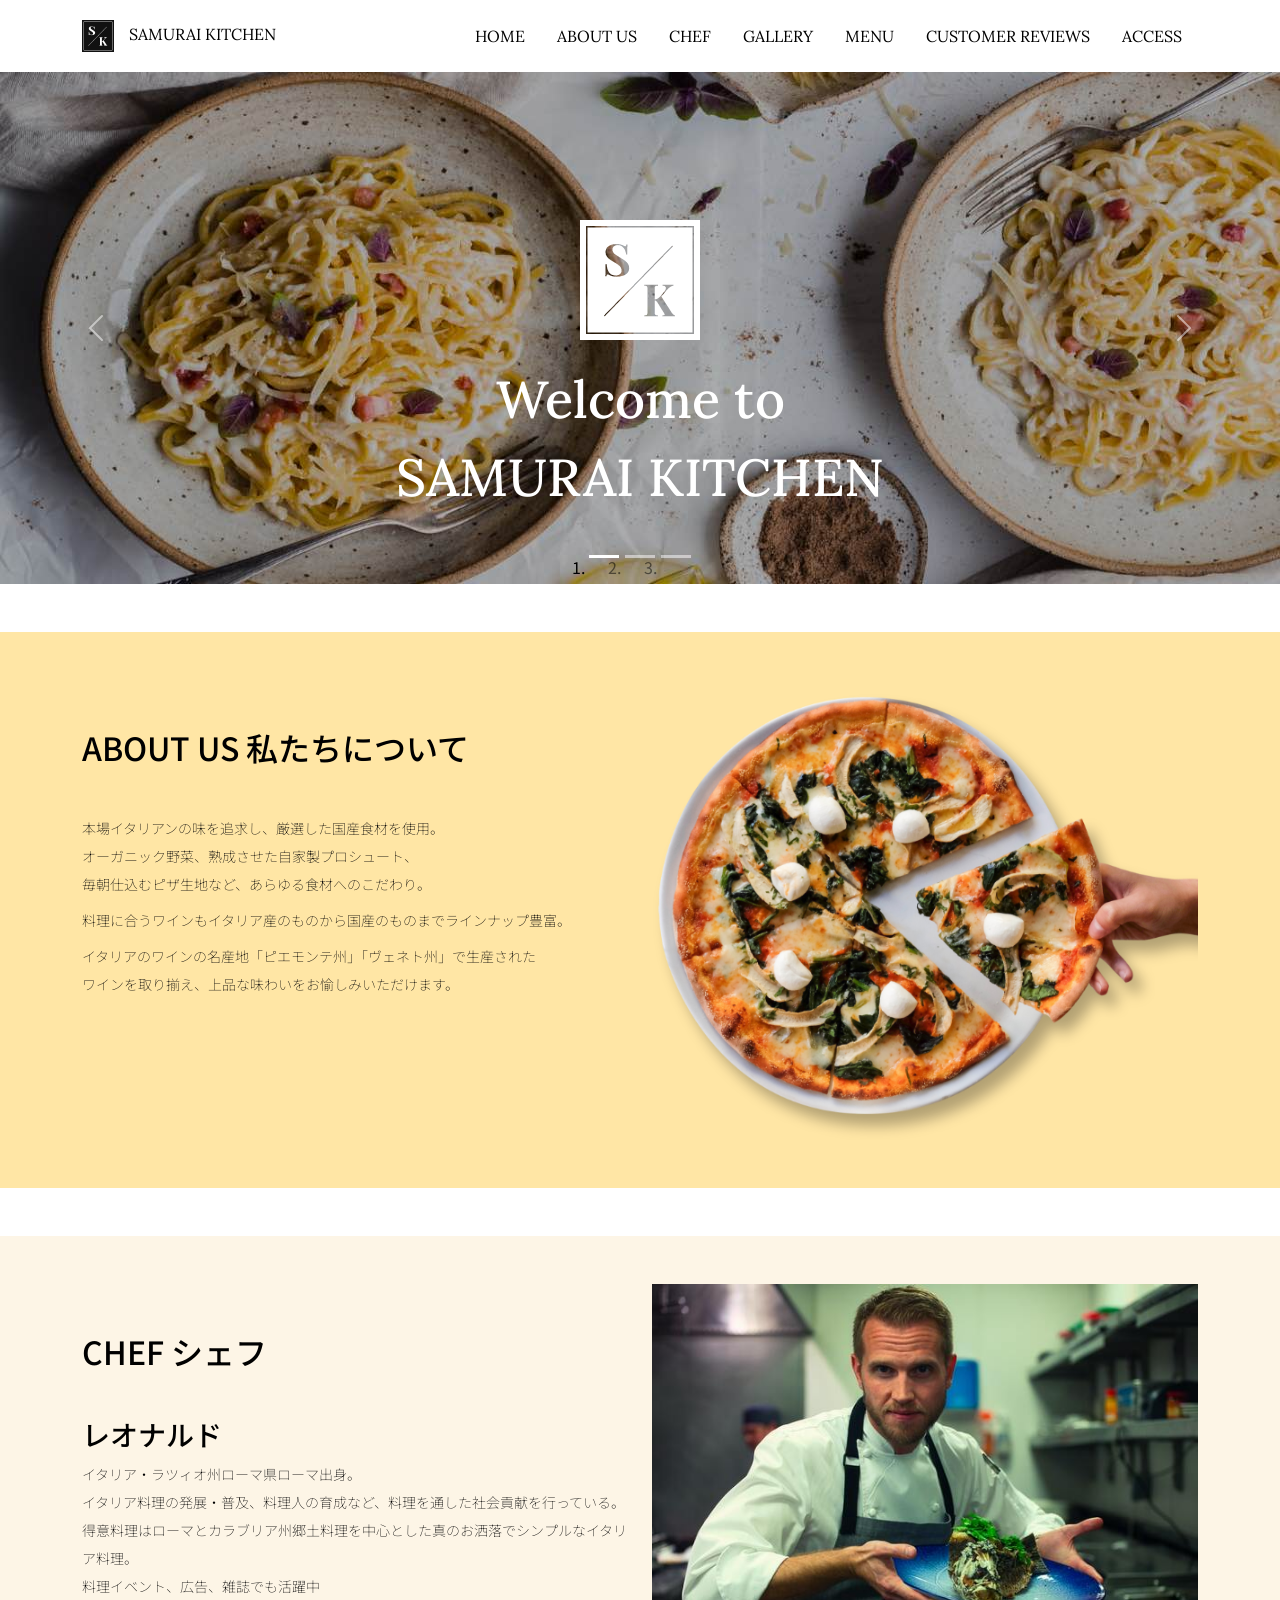
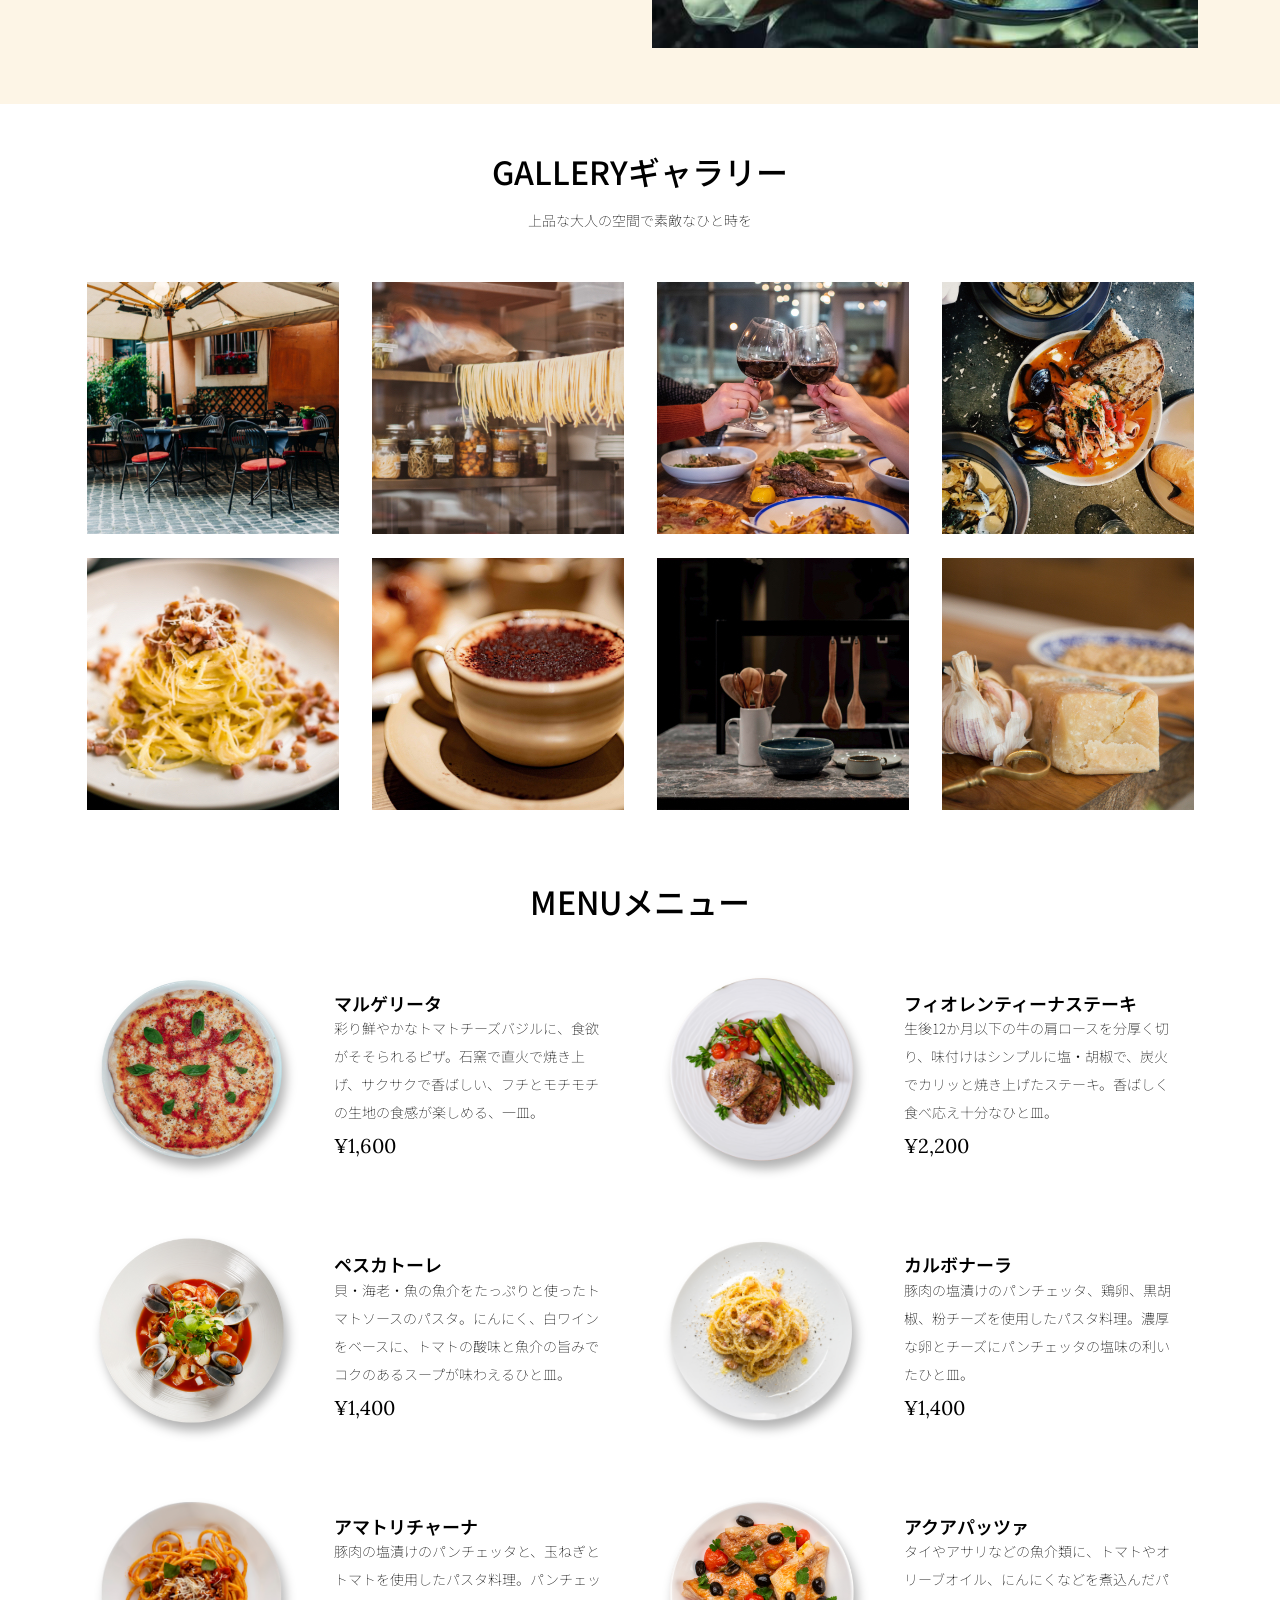
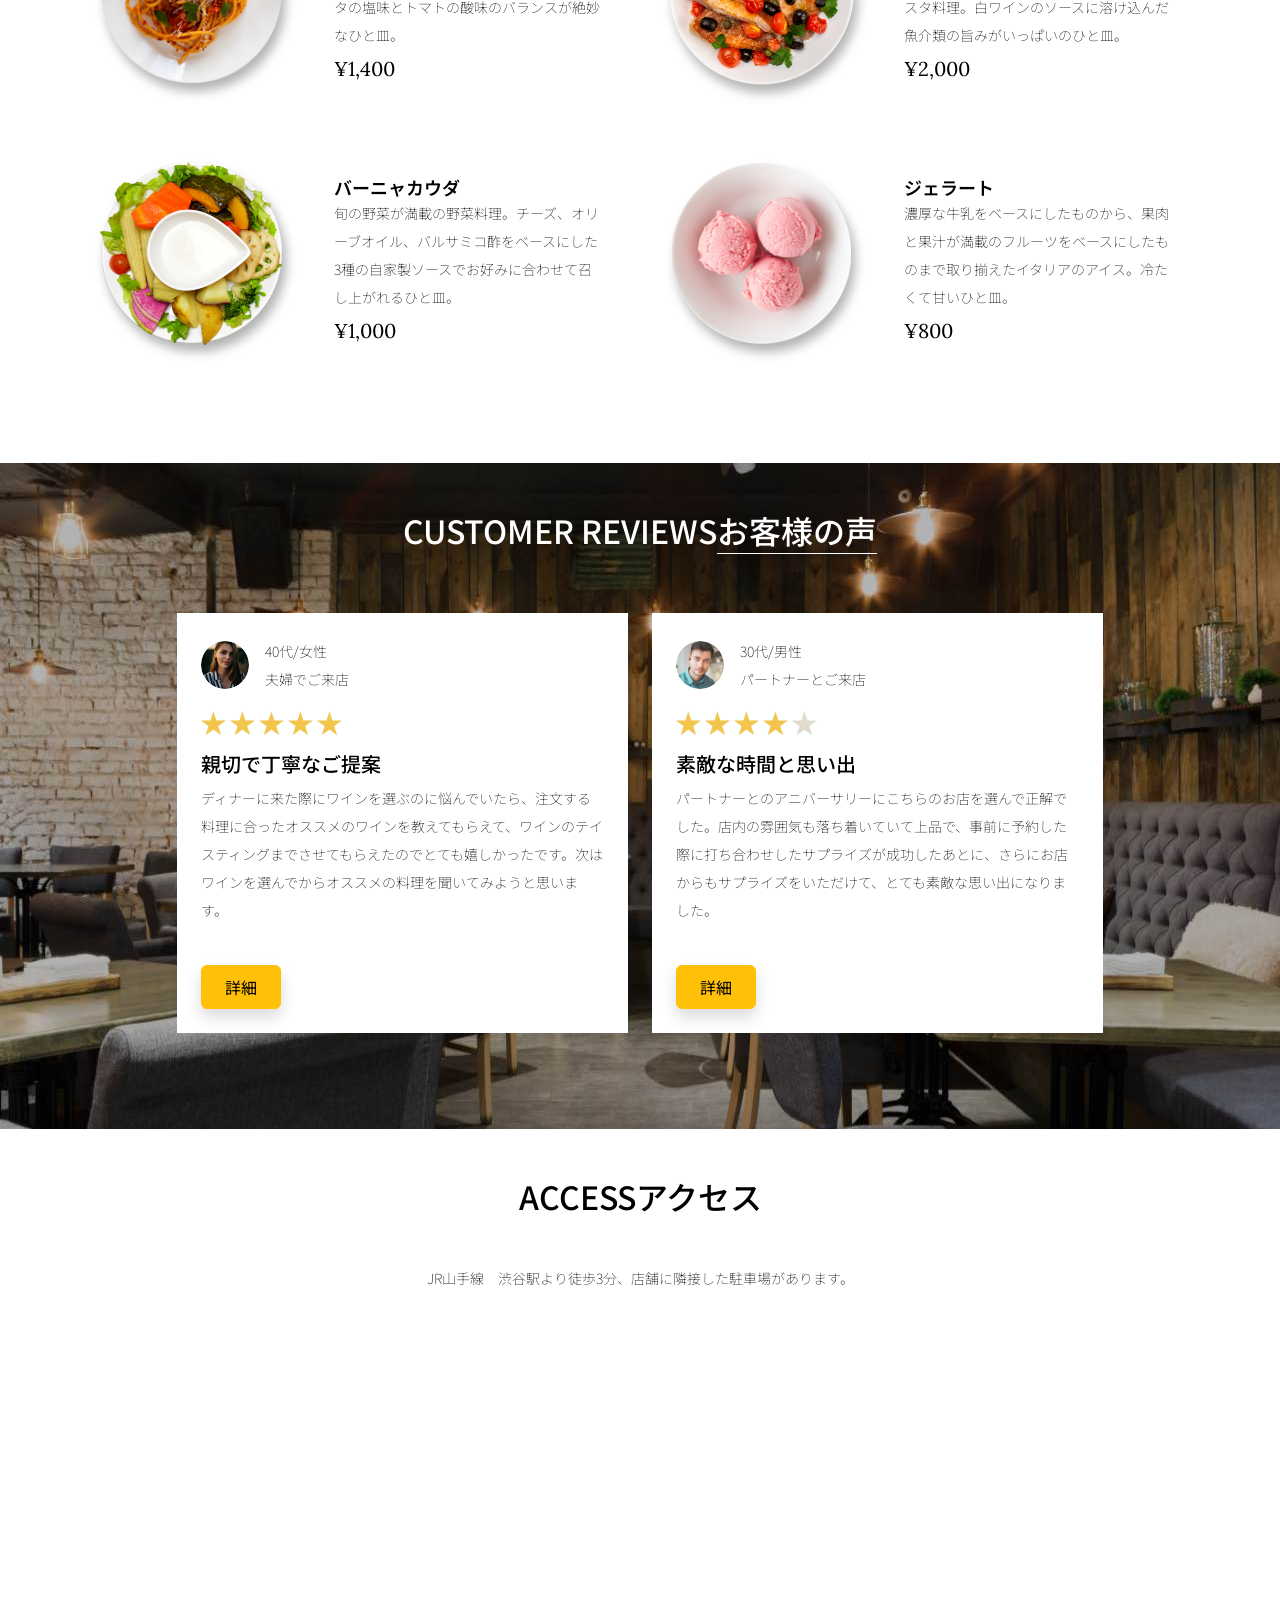
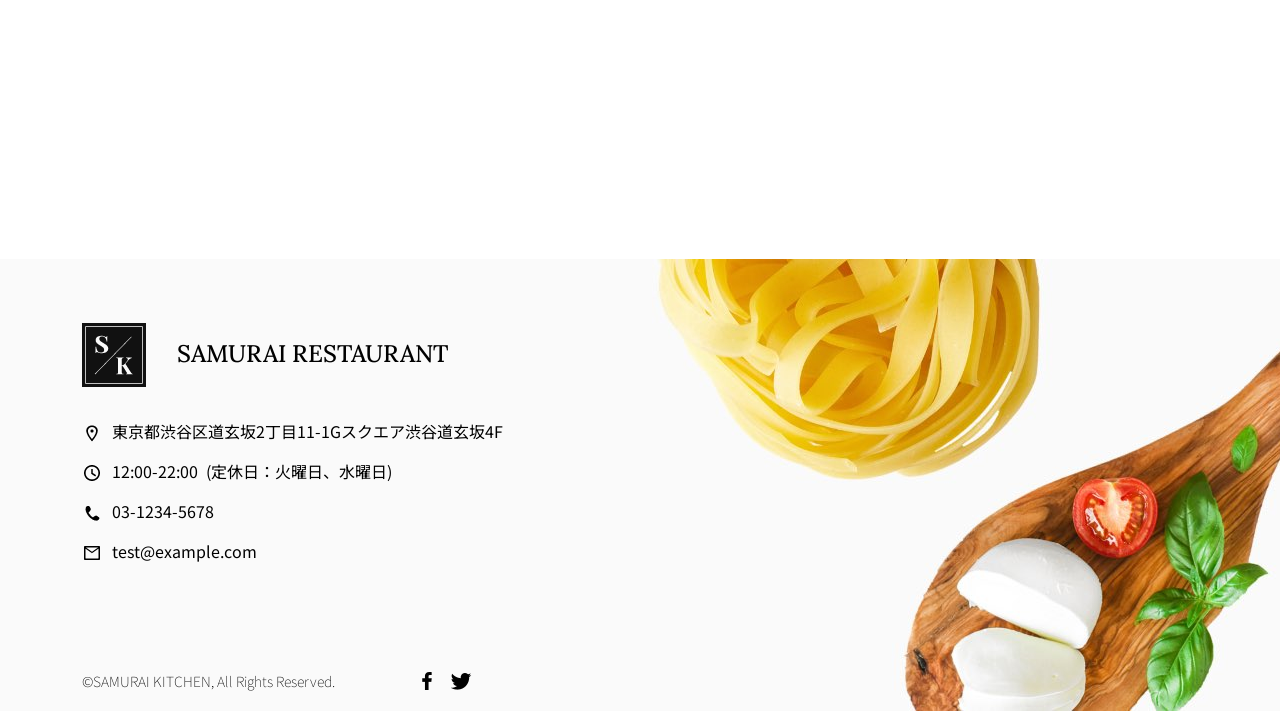
<file: kadai_015/index.html>
<!doctype html>
<html lang="ja">

<head>
  <meta charset="utf-8">
  <meta name="viewport" content="width=device-width, initial-scale=1">
  <meta name="description" content="">
  <meta name="author" content="SAMURAI ENGINEER">
  <title>SAMURAI XD_HTML教材</title>
  <!-- ************************************************ bootstrap.min.cssの読み込み -->
  <link href="https://cdn.jsdelivr.net/npm/bootstrap@5.0.0-beta1/dist/css/bootstrap.min.css" rel="stylesheet"
    integrity="sha384-giJF6kkoqNQ00vy+HMDP7azOuL0xtbfIcaT9wjKHr8RbDVddVHyTfAAsrekwKmP1" crossorigin="anonymous">
  <!-- ************************************************ bootstrap.bundle.min.jsの読み込み -->
  <script src="https://cdn.jsdelivr.net/npm/bootstrap@5.0.0-beta1/dist/js/bootstrap.bundle.min.js"
    integrity="sha384-ygbV9kiqUc6oa4msXn9868pTtWMgiQaeYH7/t7LECLbyPA2x65Kgf80OJFdroafW" crossorigin="anonymous" defer>
  </script>

  <!-- ************************************************ Google Font読み込み -->
  <link rel="preconnect" href="https://fonts.gstatic.com">
  <link href="https://fonts.googleapis.com/css2?family=Lora&display=swap" rel="stylesheet">
  <link href="https://fonts.googleapis.com/css2?family=Noto+Sans+JP:wght@300&display=swap" rel="stylesheet">
  <!-- ************************************************ Font Awesome -->
  <link rel="stylesheet" href="https://use.fontawesome.com/releases/v5.1.0/css/all.css"
    integrity="sha384-lKuwvrZot6UHsBSfcMvOkWwlCMgc0TaWr+30HWe3a4ltaBwTZhyTEggF5tJv8tbt" crossorigin="anonymous">
  <!-- ************************************************今回作成する styles.cssの読み込み -->
  <link href="stylesheet/style.css" rel="stylesheet">
  <!-- ************************************************  -->
</head>

<body>
  <main>
    <!-- ************************************************ ナビゲーションバー開始 -->
      <nav class="navbar navbar-expand-lg">
      <div class="container">
        <a class="navbar-brand my_navbar_brand">
          <img class="img-fluid navbar_brand_logo" src="img/site_logo.png" alt="サイトアイコン"><span>SAMURAI KITCHEN</span>
        </a>
        <div class="navbar-toggler hamburger_menu" data-bs-toggle="collapse" data-bs-target="#navbarNav"
          　aria-controls="navbarNav" aria-expanded="false" aria-label="Toggle navigation">
          <input type="checkbox" id="hamburger_btn_check">
          <label for="hamburger_btn_check" class="hamburger_btn">
            <img class="btn_open" src="img/button_open.png" alt="ナビゲーションメニューのボタン">
            <img class="btn_close" src="img/button_close.png" alt="ナビゲーションメニューのボタン">
          </label>
        </div>
        <div class="collapse navbar-collapse justify-content-end" id="navbarNav">
          <ul class="navbar-nav">
            <li class="nav-item px-2">
              <a class="nav-link my_nav_link my-2" aria-current="page" href="#">HOME</a>
            </li>

            <li class="nav-item px-2">
              <a class="nav-link my_nav_link my-2" href="#about">ABOUT US</a>
            </li>

            <li class="nav-item px-2">
              <a class="nav-link my_nav_link my-2" href="#chef">CHEF</a>
            </li>

            <li class="nav-item px-2">
              <a class="nav-link my_nav_link my-2" href="#gallery">GALLERY</a>
            </li>

            <li class="nav-item px-2">
              <a class="nav-link my_nav_link my-2" href="#menu">MENU</a>
            </li>

            <li class="nav-item px-2">
              <a class="nav-link my_nav_link my-2" href="#review">CUSTOMER REVIEWS</a>
            </li>

            <li class="nav-item px-2">
              <a class="nav-link my_nav_link my-2" href="#access">ACCESS</a>
            </li>

          </ul>
        </div>
      </div>
    </nav>
    <!-- ************************************************ ナビゲーションバー終了 -->

    <!-- ************************************************ カルーセル開始 -->
<div id="myCarousel" class="carousel slide mb-5" data-bs-ride="carousel">
  <ol class="carousel-indicators">
    <li data-bs-target="#myCarousel" data-bs-slide-to="0" class="active"></li>
    <li data-bs-target="#myCarousel" data-bs-slide-to="1"></li>
    <li data-bs-target="#myCarousel" data-bs-slide-to="2"></li>
  </ol>

  <div class="carousel-inner">
    <div class="carousel-item active">
      <img src="img/slider-1.jpg" alt="SAMURAI KITCHEN-1">
      <div class="carousel-caption">
        <h1 class="my_carousel_caption">
          Welcome to<br>
          SAMURAI KITCHEN
        </h1>
      </div>
    </div>

    <div class="carousel-item">
      <img src="img/slider-2.jpg" alt="サンプル画像">
      <div class="carousel-caption">
        <h1 class="my_carousel_caption">
          The fabulous combination of&nbsp;wine&nbsp;and&nbsp;food
        </h1>
      </div>
    </div>

    <div class="carousel-item">
      <img src="img/slider-3.jpg" alt="サンプル画像">
      <div class="carousel-caption">
        <h1 class="my_carousel_caption">Get the Italian taste<br>
          at the SAMURAI&nbsp;KITCHEN
        </h1>
      </div>
    </div>

  </div>
  <a class="carousel-control-prev" href="#myCarousel" role="button" data-bs-slide="prev">
    <span class="carousel-control-prev-icon" aria-hidden="true"></span>
    <span class="visually-hidden">Previous</span>
  </a>

  <a class="carousel-control-next" href="#myCarousel" role="button" data-bs-slide="next">
    <span class="carousel-control-next-icon" aria-hidden="true"></span>
    <span class="visually-hidden">Next</span>
  </a>
</div>
    <!-- ************************************************ カルーセル終了 -->

    <!-- ************************************************ アバウトセクション開始 -->

<section class="about_us_bg" id="about">
  <div class="container py-5 mb-5">
    <div class="row">
      <div class="col-lg-6 text-left">
        <div class="py-5">
          <h2 class="section_title about mb-5">
            ABOUT US
          </h2>
          <p class="mb-2">
            本場イタリアンの味を追求し、厳選した国産食材を使用。<br>
            オーガニック野菜、熟成させた自家製プロシュート、<br>
            毎朝仕込むピザ生地など、あらゆる食材へのこだわり。<br>
          </p>
          <p class="mb-2">
            料理に合うワインもイタリア産のものから国産のものまでラインナップ豊富。<br>
          </p>
          <p class="mb-2">
            イタリアのワインの名産地「ピエモンテ州」「ヴェネト州」で生産された<br>
            ワインを取り揃え、上品な味わいをお愉しみいただけます。<br>
          </p>
        </div>
      </div>
      <div class="col-lg-6">
        <img src="img/img-about-us.png" class="img-fluid" alt="pizza">
      </div>
    </div>
  </div>
</section>

    <!-- ************************************************ アバウトセクション終了 -->
         <!-- ************************************************ アバウトセクション開始 -->

<section class="chef_bg" id="chef">
  <div class="container py-5 mb-5">
    <div class="row">
      <div class="col-lg-6 text-left">
        <div class="py-5">
          <h2 class="section_title chef mb-5">
            CHEF
          </h2>
          <h3>
            レオナルド
          </h3>
          <p class="mb-2">
            イタリア・ラツィオ州ローマ県ローマ出身。 <br>
            イタリア料理の発展・普及、料理人の育成など、料理を通した社会貢献を行っている。<br>
            得意料理はローマとカラブリア州郷土料理を中心とした真のお洒落でシンプルなイタリア料理。<br>
            料理イベント、広告、雑誌でも活躍中
          </p>
        
        </div>
      </div>
      <div class="col-lg-6">
        <img src="img/chef.jpg" class="img-fluid" alt="chef">
      </div>
    </div>
  </div>
</section>

    <!-- ************************************************ アバウトセクション終了 -->

    <!-- ************************************************ ギャラリーセクション開始 -->

    <section id="gallery">
      <div class="container mb-5">
        <h2 class="mb-3 section_title gallery text-center">GALLERY</h2>
        <p class="text-center mb-5">
          上品な大人の空間で素敵なひと時を
        </p>

        <div class="row">
          <div class="col-6 col-lg-3 mb-4 d-flex justify-content-center">
            <img class="img-fluid" src="img/gallery-1.jpg" alt="サンプル画像">
          </div>

          <div class="col-6 col-lg-3 mb-4 d-flex justify-content-center">
            <img class="img-fluid" src="img/gallery-2.jpg" alt="サンプル画像">
          </div>

          <div class="col-6 col-lg-3 mb-4 d-flex justify-content-center">
            <img class="img-fluid" src="img/gallery-3.jpg" alt="サンプル画像">
          </div>

          <div class="col-6 col-lg-3 mb-4 d-flex justify-content-center">
            <img class="img-fluid" src="img/gallery-4.jpg" alt="サンプル画像">
          </div>

          <div class="col-6 col-lg-3 mb-4 d-flex justify-content-center">
            <img class="img-fluid" src="img/gallery-5.jpg" alt="サンプル画像">
          </div>

          <div class="col-6 col-lg-3 mb-4 d-flex justify-content-center">
            <img class="img-fluid" src="img/gallery-6.jpg" alt="サンプル画像">
          </div>

          <div class="col-6 col-lg-3 mb-4 d-flex justify-content-center">
            <img class="img-fluid" src="img/gallery-7.jpg" alt="サンプル画像">
          </div>

          <div class="col-6 col-lg-3 mb-4 d-flex justify-content-center">
            <img class="img-fluid" src="img/gallery-8.jpg" alt="サンプル画像">
          </div>

        </div>
      </div>
    </section>
    
    <!-- ************************************************ ギャラリーセクション終了 -->

    <!-- ************************************************ メニューセクション -->
   <section id="menu">
      <div class="container">
        <div class="row">
          <div class="col-lg-12">
            <h2 class="section_title menu text-center mb-5">MENU</h2>
          </div>
        </div>
      </div>

      <div class="container mb-5">
        <div class="row">
          <div class="col-12 col-lg-6">
            <div class="row g-0 mb-4">
              <div class="col-12 col-lg-5 text-center">
                <img src="img/margherita.png" class="img-fluid" alt="マルゲリータ">
              </div>
              <div class="col-12 col-lg-7 p-4">
              <h4 class="mb-0 menu_title">マルゲリータ</h4>
                <p class="my-auto">彩り鮮やかなトマトチーズバジルに、食欲がそそられるピザ。石窯で直火で焼き上げ、サクサクで香ばしい、フチとモチモチの生地の食感が楽しめる、一皿。</p>
                <p class="menu_price">¥1,600</p>
              </div>
            </div>
          </div>

          <div class="col-12 col-lg-6">
            <div class="row g-0 mb-4">
              <div class="col-12 col-lg-5 text-center">
              <img src="img/steak.png" class="img-fluid" alt="フィオレンティーナステーキ">
              </div>
              <div class="col-12 col-lg-7 p-4">
                <h4 class="mb-0 menu_title">フィオレンティーナステーキ</h4>
                <p class="my-auto">生後12か月以下の牛の肩ロースを分厚く切り、味付けはシンプルに塩・胡椒で、炭火でカリッと焼き上げたステーキ。香ばしく食べ応え十分なひと皿。</p>
                <p class="menu_price">¥2,200</p>
              </div>
            </div>
          </div>

          <div class="col-12 col-lg-6">
            <div class="row g-0 mb-4">
              <div class="col-12 col-lg-5 text-center">
                <img src="img/pescatore.png" class="img-fluid" alt="ペスカトーレ">
              </div>
              <div class="col-12 col-lg-7 p-4">
                <h4 class="mb-0 menu_title">ペスカトーレ</h4>
                <p class="my-auto">貝・海老・魚の魚介をたっぷりと使ったトマトソースのパスタ。にんにく、白ワインをベースに、トマトの酸味と魚介の旨みでコクのあるスープが味わえるひと皿。</p>
                <p class="menu_price">¥1,400</p>
              </div>
            </div>
          </div>

          <div class="col-12 col-lg-6">
            <div class="row g-0 mb-4">
              <div class="col-12 col-lg-5 text-center">
                <img src="img/carbonara.png" class="img-fluid" alt="カルボナーラ">
              </div>
              <div class="col-12 col-lg-7 p-4">
                <h4 class="mb-0 menu_title">カルボナーラ</h4>
                <p class="my-auto">豚肉の塩漬けのパンチェッタ、鶏卵、黒胡椒、粉チーズを使用したパスタ料理。濃厚な卵とチーズにパンチェッタの塩味の利いたひと皿。</p>
                <p class="menu_price">¥1,400</p>
              </div>
            </div>
          </div>

          <div class="col-12 col-lg-6">
            <div class="row g-0 mb-4">
              <div class="col-12 col-lg-5 text-center">
                <img src="img/amatriciana.png" class="img-fluid" alt="アマトリチャーナ">
              </div>
              <div class="col-12 col-lg-7 p-4">
                <h4 class="mb-0 menu_title">アマトリチャーナ</h4>
                <p class="my-auto">豚肉の塩漬けのパンチェッタと、玉ねぎとトマトを使用したパスタ料理。パンチェッタの塩味とトマトの酸味のバランスが絶妙なひと皿。</p>
                <p class="menu_price">¥1,400</p>
              </div>
            </div>
          </div>

          <div class="col-12 col-lg-6">
            <div class="row g-0 mb-4">
              <div class="col-12 col-lg-5 text-center">
                <img src="img/acqua-pazza.png" class="img-fluid" alt="アクアパッツァ">
              </div>
              <div class="col-12 col-lg-7 p-4">
                <h4 class="mb-0 menu_title">アクアパッツァ</h4>
                <p class="my-auto">タイやアサリなどの魚介類に、トマトやオリーブオイル、にんにくなどを煮込んだパスタ料理。白ワインのソースに溶け込んだ魚介類の旨みがいっぱいのひと皿。</p>
                <p class="menu_price">¥2,000</p>
              </div>
            </div>
          </div>

          <div class="col-12 col-lg-6">
            <div class="row g-0 mb-4">
              <div class="col-12 col-lg-5 text-center">
                <img src="img/bagna-cauda.png" class="img-fluid" alt="バーニャカウダ">
              </div>
              <div class="col-12 col-lg-7 p-4">
                <h4 class="mb-0 menu_title">バーニャカウダ</h4>
                <p class="my-auto">旬の野菜が満載の野菜料理。チーズ、オリーブオイル、バルサミコ酢をベースにした3種の自家製ソースでお好みに合わせて召し上がれるひと皿。</p>
                <p class="menu_price">¥1,000</p>
              </div>
            </div>
          </div>

          <div class="col-12 col-lg-6">
            <div class="row g-0 mb-4">
              <div class="col-12 col-lg-5 text-center">
                <img src="img/gelato.png" class="img-fluid" alt="ジェラート">
              </div>
              <div class="col-12 col-lg-7 p-4">
                <h4 class="mb-0 menu_title">ジェラート</h4>
                <p class="my-auto">濃厚な牛乳をベースにしたものから、果肉と果汁が満載のフルーツをベースにしたものまで取り揃えたイタリアのアイス。冷たくて甘いひと皿。</p>
                <p class="menu_price">¥800</p>
              </div>
            </div>
          </div>
        </div>
      </div>
    </section>
    <!-- ************************************************ メニューセクション終了 -->

    <!-- ************************************************ レビューセクション開始 -->
  
    <section id="review">
      <div class="review_wrapper">
        <div class="container py-5 mb-5">
          <div class="text-center mb-5">
            <h2 class="section_title review text-center text-white">CUSTOMER REVIEWS</h2>
          </div>
          <div class="row pb-5 justify-content-center">
            <div class="col-12 col-lg-5 mt-3">
              <div class="bg-white h_420">
                <div class="p-4">
                  <div class="d-flex align-items-center">
                    <img src="img/customer-woman.png" class="reviewer_img" alt="サンプル画像">
                    <div>
                      <p class="my-0">40代/女性</p>
                      <p class="my-0">夫婦でご来店</p>
                    </div>
                  </div>
                  <div class="my-3">
                    <img src="img/star-point.png" class="star_img" alt="star">
                    <img src="img/star-point.png" class="star_img" alt="star">
                    <img src="img/star-point.png" class="star_img" alt="star">
                    <img src="img/star-point.png" class="star_img" alt="star">
                    <img src="img/star-point.png" class="star_img" alt="star">
                  </div>
                  <h5>親切で丁寧なご提案</h5>
                  <p>
                    ディナーに来た際にワインを選ぶのに悩んでいたら、注文する料理に合ったオススメのワインを教えてもらえて、ワインのテイスティングまでさせてもらえたのでとても嬉しかったです。次はワインを選んでからオススメの料理を聞いてみようと思います。
                  </p>
                  <button type="button" class="btn btn-warning shadow fix_bottom">詳細</button>
                </div>
              </div>
            </div>
            <div class="col-12 col-lg-5 mt-3">
              <div class="bg-white h_420">
                <div class="p-4">
                  <div class="d-flex align-items-center">
                    <img src="img/customer-man.png" class="reviewer_img" alt="サンプル画像">
                    <div>
                      <p class="my-0">30代/男性</p>
                      <p class="my-0">パートナーとご来店</p>
                    </div>
                  </div>
                  <div class="my-3">
                    <img src="img/star-point.png" class="star_img" alt="star">
                    <img src="img/star-point.png" class="star_img" alt="star">
                    <img src="img/star-point.png" class="star_img" alt="star">
                    <img src="img/star-point.png" class="star_img" alt="star">
                    <img src="img/star-no-point.png" class="star_img" alt="no-star">
                  </div>
                  <h5>素敵な時間と思い出</h5>
                  <p>
                    パートナーとのアニバーサリーにこちらのお店を選んで正解でした。店内の雰囲気も落ち着いていて上品で、事前に予約した際に打ち合わせしたサプライズが成功したあとに、さらにお店からもサプライズをいただけて、とても素敵な思い出になりました。
                  </p>
                  <button type="button" class="btn btn-warning shadow fix_bottom">詳細</button>
                </div>
              </div>
            </div>
          </div>
        </div>
      </div>
    </section> 
  
    <!-- ************************************************ レビューセクション終了 -->

    <!-- ************************************************ アクセスセクション開始 -->
     <section id="access">
      <div class="container">

        <div class="row">
          <div class="col-lg-12 text-center mb-5">
            <h2 class="section_title text-center access mb-5">ACCESS</h2>
            <p>JR山手線　渋谷駅より徒歩3分、店舗に隣接した駐車場があります。</p>
          </div>
        </div>
      </div>

      <div class="container mb-5 px-2">
        <iframe
          src="https://www.google.com/maps/embed?pb=!1m18!1m12!1m3!1d12967.114087343349!2d139.687349334065!3d35.657827993593834!2m3!1f0!2f0!3f0!3m2!1i1024!2i768!4f1.1!3m3!1m2!1s0x6018f5209bb80c49%3A0x7abbc1a9d7d575eb!2z5qCq5byP5Lya56S-5L6N!5e0!3m2!1sja!2sjp!4v1623882550231!5m2!1sja!2sjp"
          class="w-100" style="height: 50vh;" loading="lazy"></iframe>
      </div>
    </section>
    <!-- ************************************************ アクセスセクション終了 -->


    <!-- ************************************************ フッター開始 -->
   
    <footer id="footer">
      <div class="container">
        <div class="row">
          <div class="col-12 col-lg-6 position-relative">
            <div class="row pt-5">
              <div class="col-lg-2 text-center my-3">
                <img class="img-fluid footer_brand_logo" src="img/site_logo.png" alt="サンプル画像">
              </div>
              <div class="col-lg-10 align-self-center my-3">
                <h2 class="m-0 footer_text">SAMURAI RESTAURANT</h2>
              </div>
            </div>

            <div class="restaurant_info py-3">
              <div class="d-flex mb-3">
                <img src="img/icon-Marker.png" alt="marker">
                <p class="p-0 m-0">東京都渋谷区道玄坂2丁目11-1Gスクエア渋谷道玄坂4F</p>
              </div>
              <div class="d-flex mb-3">
                <img src="img/icon-Clock.png" alt="clock">
                <p class="p-0 m-0">12:00-22:00&nbsp;&nbsp;(定休日：火曜日、水曜日)</p>
              </div>
              <div class="d-flex mb-3">
                <img src="img/icon-Phone.png" alt="phone">
                <p class="p-0 m-0">03-1234-5678</p>
              </div>
              <div class="d-flex mb-3">
                <img src="img/icon-Mail.png" alt="mail">
                <p class="p-0 m-0">test@example.com</p>
              </div>
            </div>

            <div class="copy_right align-items-center">
              <p>
                ©SAMURAI KITCHEN, All Rights Reserved.
              </p>
              <img src="img/icon-facebook.png" class="sns_img" alt="facebook">
              <img src="img/icon-twitter.png" class="sns_img" alt="twitter">
            </div>
          </div>

          <div class="col-12 col-lg-6 d-none d-lg-block">
            <img src="img/background-footer.jpg" alt="背景画像">
          </div>
        </div>
      </div>
    </footer>
  
    <!-- ************************************************ フッター終了 -->
  </main>
</body>


</html>
</file>
<file: kadai_015/stylesheet/style.css>
html,
body {
  overflow-x: hidden;
}

body {
  color: #000000;
  font-family: 'Noto Sans JP', sans-serif;
  padding-bottom: 0;

}

p {
  line-height: 2.0em;
  font-weight: 100;
  font-style: normal;
  font-size: 14px;

}



/* ----------------------------------------------- ナビゲーションバー */
/* ----------------------------------------------- 共通 */
html,
body {
  overflow-x: hidden;
}

body {
  color: #000000;
  font-family: 'Noto Sans JP', sans-serif;
  padding-bottom: 0;

}

p {
  line-height: 2.0em;
  font-weight: 100;
  font-style: normal;
  font-size: 14px;

}


/* ----------------------------------------------- ナビゲーションメニュー */
.navbar_brand_logo {
  width: 32px;
  height: 32px;
  display: inline-block;
  margin-right: 15px;
}

.my_navbar_brand,
.my_nav_link {
  font-size: 16px;
  font-family: 'Lora', serif;
  color: #000000 !important;
}

.navbar-toggler {
  padding: 0 !important;
  border: none;
}

#hamburger_btn_check:checked~.hamburger_btn .btn_close {
  display: block;
}

#hamburger_btn_check:checked~.hamburger_btn .btn_open {
  display: none;
}

.btn_close {
  display: none;
}

#hamburger_btn_check {
  display: none;
}

/* ----------------------------------------------- カールセル */

.my_carousel_caption {
  font-size: 52px;
  padding-top: 1.25rem;
  padding-bottom: 1.25rem;
  color: #fff;
  text-align: center;
  font-family: 'Lora', serif;
  line-height: 1.5em;
}

.my_carousel_caption::before {
  content: url(../img/logoSymbol_White.png);
  display: block;
}

@media screen and (max-width:375px) {
  .my_carousel_caption {
    font-size: 27px;
  }
}

.carousel-item {
  height: 32rem;
}

.carousel-item>img {
  position: absolute;
  top: 0;
  left: 0;
  min-width: 100%;
  height: 32rem;
}

/* ----------------------------------------------- アバウト */
.about::after {
  content: "私たちについて";
}

.about_us_bg {
  background-color: #FFE6A5;
}

/* ----------------------------------------------- アバウト */
.chef::after {
  content: "シェフ";
}

.chef_bg {
  background-color: #fdf5e6;
}




/* ----------------------------------------------- ギャラリー */
.gallery::after {
  content: "ギャラリー";
  margin: 0 auto 0;
}




/* ----------------------------------------------- メニュー */
.menu::after {
  content: "メニュー";
  margin: 0 auto 0;
}

.menu_title {
  font-size: 18px;
  font-weight: 600;
  font-style: normal;
}

.menu_price {
  font-size: 20px;
  font-weight: 400;
  font-family: 'Lora', serif;
}




/* ----------------------------------------------- レビュー */
/* ----------------------------------------------- レビュー */
.review_wrapper {
  background-image: url(../img/background-reviews.jpg);
  background-repeat: no-repeat;
  background-size: cover;
}

.review::after {
  content: "お客様の声";
  margin: 0 auto 0;
  border-bottom: solid 1px #FFFFFF;
}

.h_420 {
  height: 420px;
  position: relative;
}

.reviewer_img {
  width: 48px;
  height: 48px;
  border-radius: 50%;
  margin-right: 16px;
}

.star_img {
  width: 25px;
  height: 25px;
}

.fix_bottom {
  position: absolute;
  width: 80px;
  height: 44px;
  left: 24px;
  bottom: 24px;
}
/* ----------------------------------------------- アクセス */
.access::after {
  content: "アクセス";
  margin: 0 auto 0;
}

/* ----------------------------------------------- フッター */
#footer {
  background-color: #FAFAFA;
}

.copy_right {
  font-size: 14px;
  position: absolute;
  bottom: 1rem;
  left: 12px;
  display: flex;
}

.copy_right>p {
  margin-right: 5rem;
  margin-bottom: 0;
}

.copy_right>img.sns_img {
  height: 24px;
  width: 24px;
  margin-right: 10px;
  margin-top: 0;
}

.restaurant_info p {
  font-weight: 400;
  line-height: 1.5;
  font-size: 16px;
}

.restaurant_info img {
  width: 20px;
  height: 20px;
  margin-right: 10px;
  line-height: 1.5;
  margin-top: auto;
}

.footer_brand_logo {
  width: 64px;
  height: 64px;
  display: inline-block;
  margin-right: 15px;
}

.footer_text {
  font-size: 24px;
  font-family: 'Lora', serif;
}

@media screen and (max-width: 991px) {
  .footer_text,
  .copy_right {
    margin-top: 2rem;
    text-align: center;
    position: relative;
  }

  .copy_right>p,img {
    margin-right: 1rem;
    font-size: 14px;
    margin: 0;
    line-height: 35px;
  }
}




/* ----------------------------------------------- フッター */
</file>
